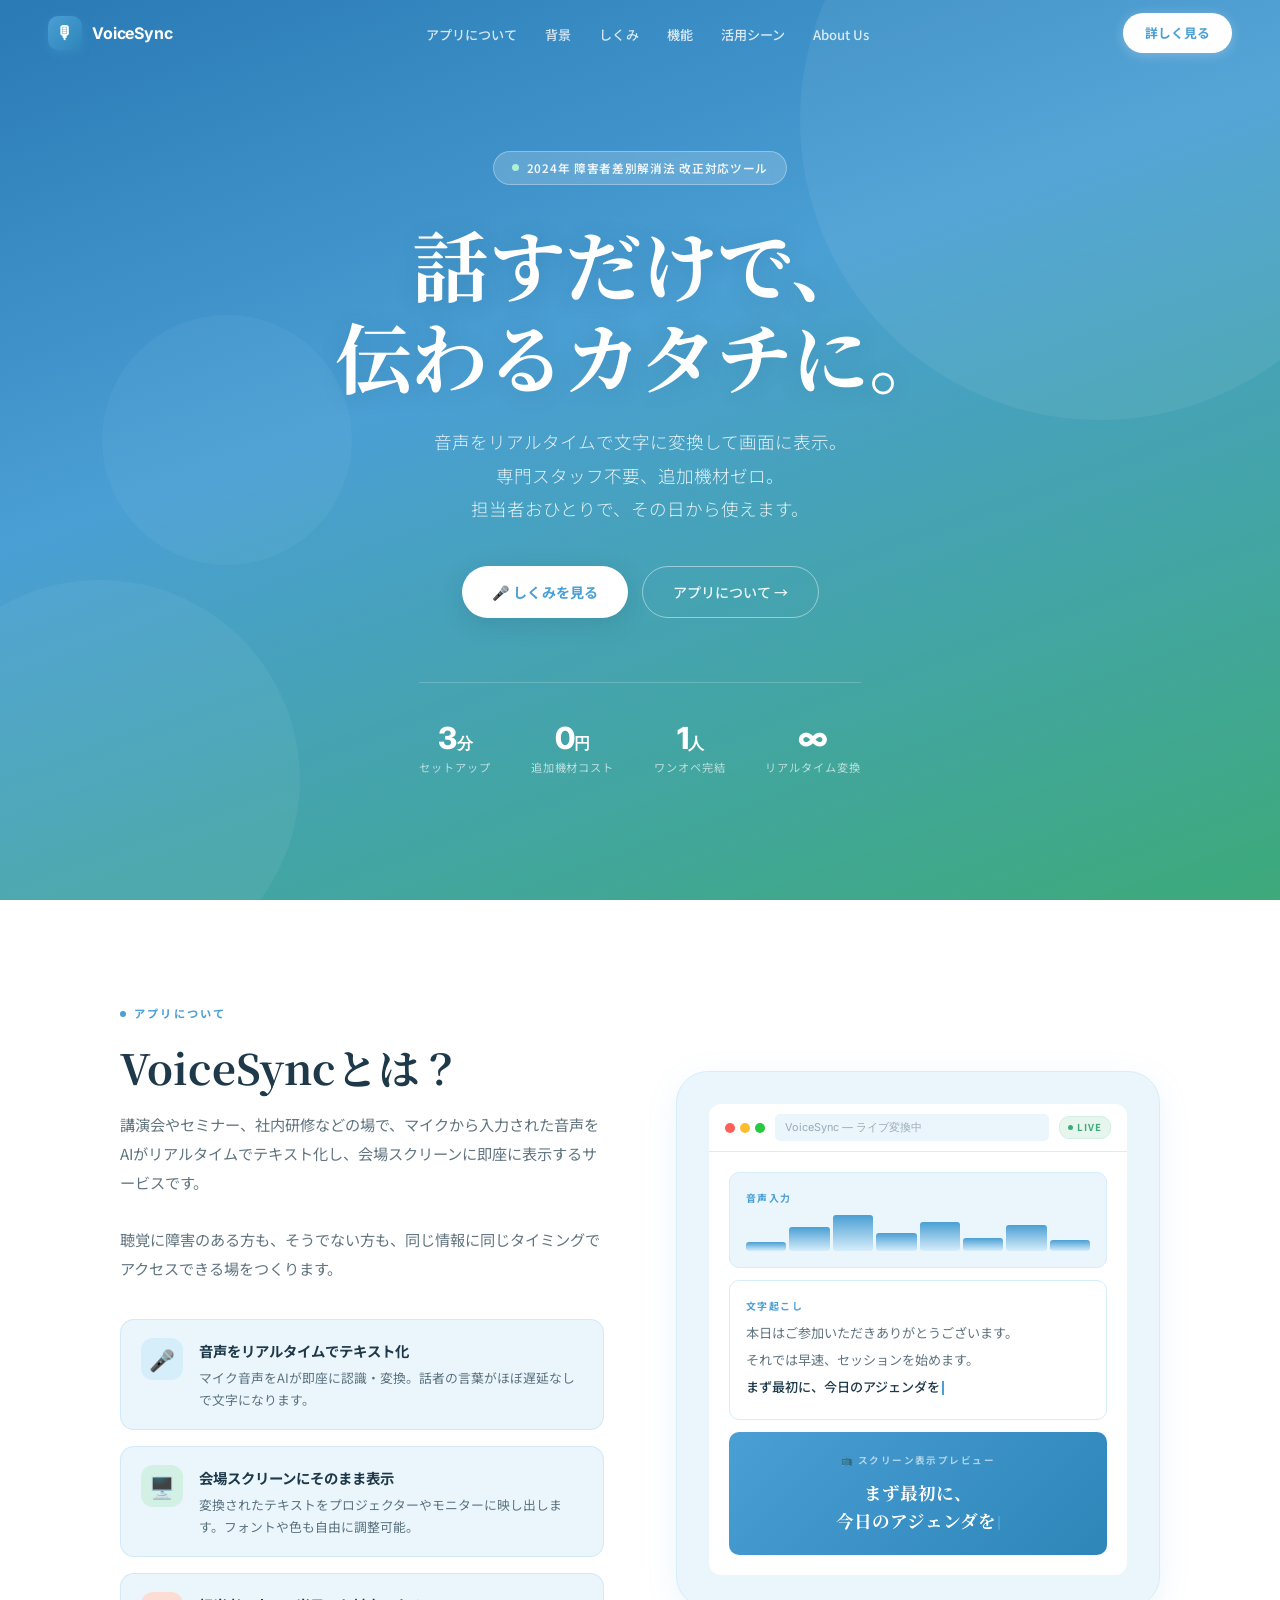
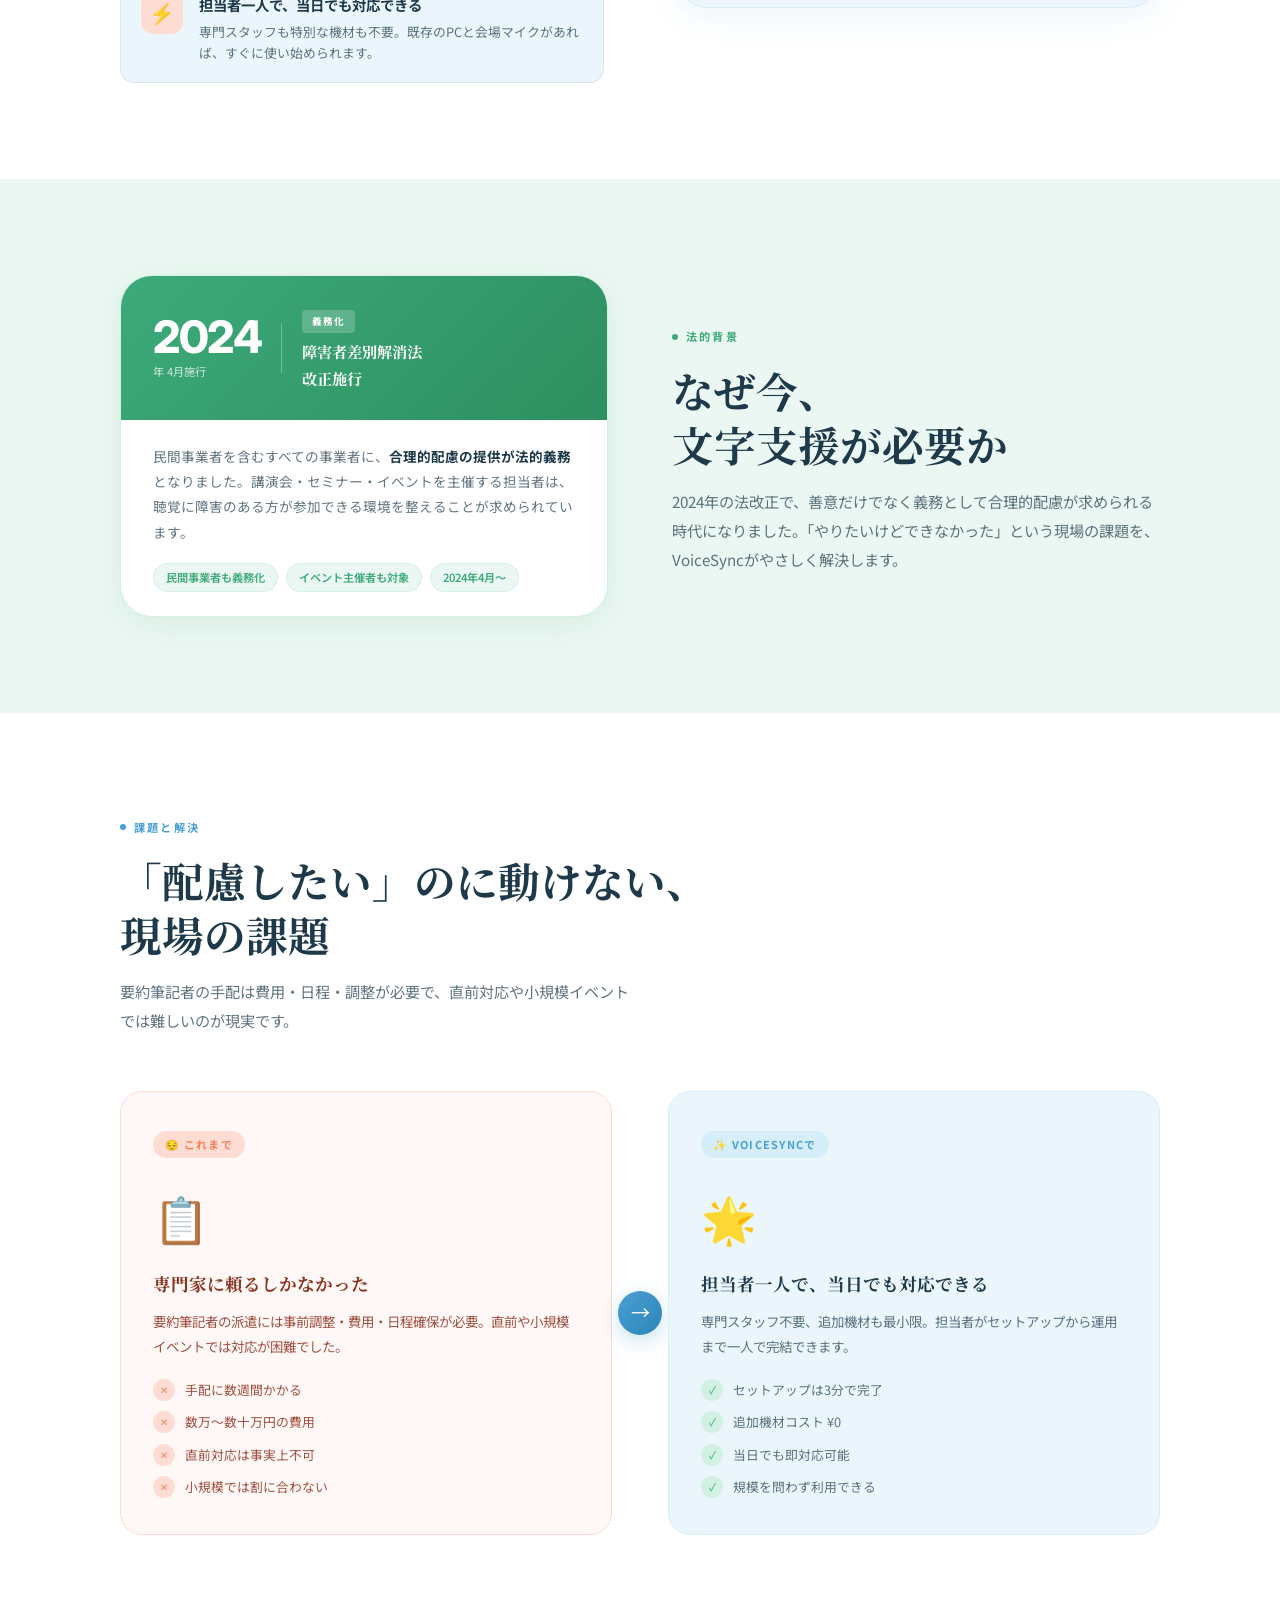
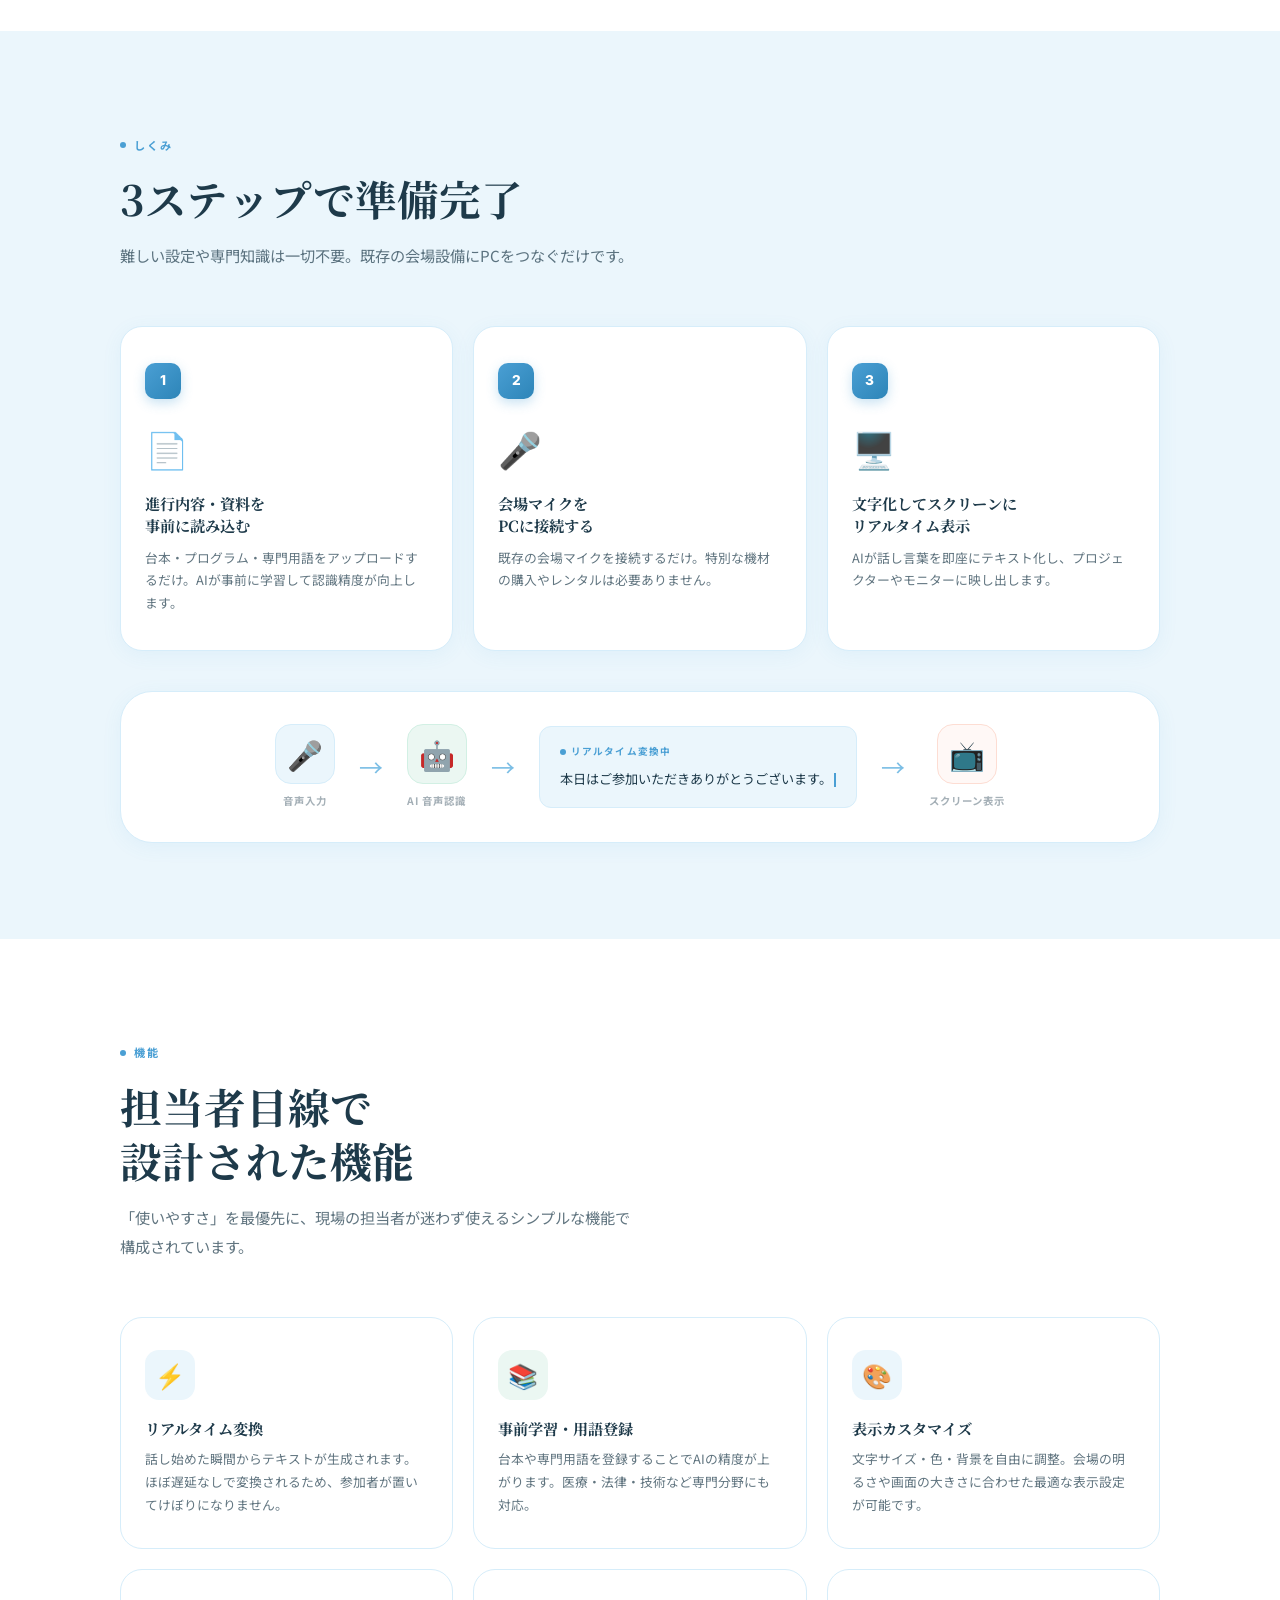
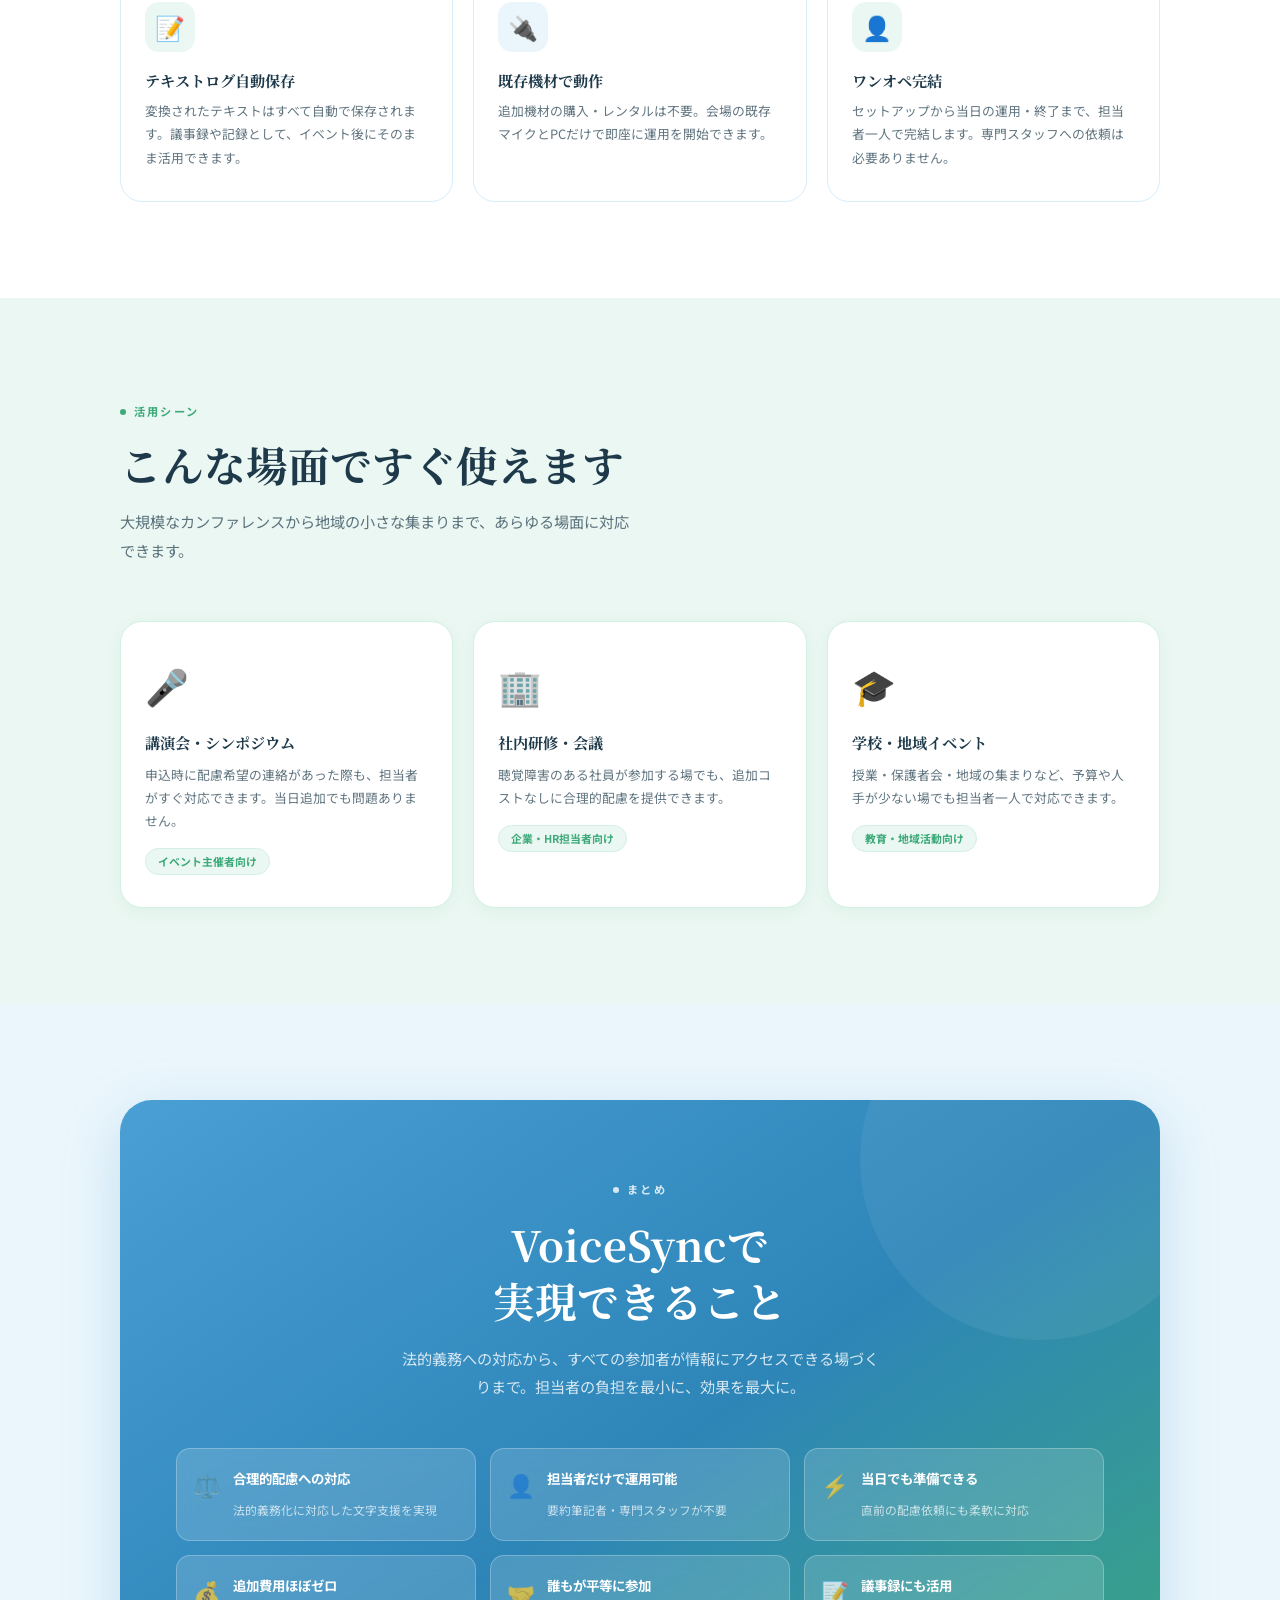
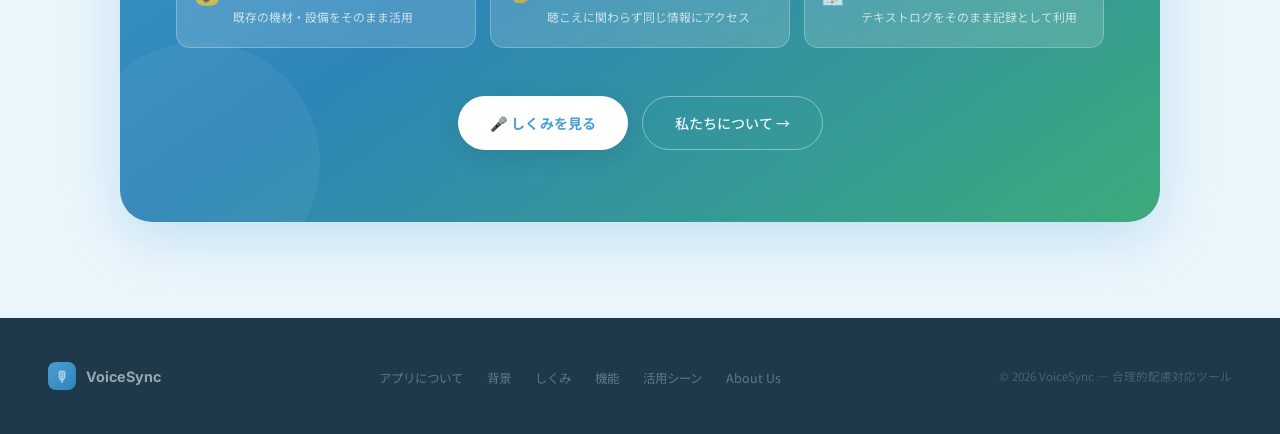
<file: index.html>
<!DOCTYPE html>
<html lang="ja">
<head>
  <meta charset="UTF-8">
  <meta name="viewport" content="width=device-width, initial-scale=1.0">
  <title>VoiceSync — 音声文字化支援アプリ</title>
  <link rel="preconnect" href="https://fonts.googleapis.com">
  <link href="https://fonts.googleapis.com/css2?family=Noto+Serif+JP:wght@400;600;700&family=Noto+Sans+JP:wght@300;400;500;700&family=Inter:wght@400;500;600;700;800&display=swap" rel="stylesheet">
  <style>
    *, *::before, *::after { margin: 0; padding: 0; box-sizing: border-box; }

    :root {
      --sky:       #4A9FD4;
      --sky-l:     #7BBEE5;
      --sky-ll:    #D6EDFA;
      --sky-bg:    #EBF6FC;
      --mint:      #3DAA7A;
      --mint-l:    #6DC49A;
      --mint-ll:   #D2F0E4;
      --mint-bg:   #EBF7F2;
      --peach:     #F5845C;
      --peach-l:   #FDDDD3;
      --ink:       #1E3A4A;
      --ink-70:    rgba(30,58,74,0.7);
      --ink-40:    rgba(30,58,74,0.4);
      --ink-12:    rgba(30,58,74,0.12);
      --ink-06:    rgba(30,58,74,0.06);
      --white:     #FFFFFF;
      --bg:        #F6FAFE;
      --border:    rgba(74,159,212,0.15);
      --r:         14px;
      --r-lg:      22px;
      --r-xl:      32px;
    }

    html { scroll-behavior: smooth; }
    body {
      font-family: 'Noto Sans JP', sans-serif;
      background: var(--bg);
      color: var(--ink);
      -webkit-font-smoothing: antialiased;
      overflow-x: hidden;
      line-height: 1.75;
    }

    /* ===== NAV ===== */
    nav {
      position: fixed; top: 0; left: 0; right: 0; z-index: 200;
      height: 66px; padding: 0 48px;
      display: flex; align-items: center; justify-content: space-between;
      transition: all 0.35s;
    }
    nav.scrolled {
      background: rgba(246,250,254,0.93);
      backdrop-filter: blur(16px);
      box-shadow: 0 1px 0 var(--ink-06), 0 4px 16px rgba(74,159,212,0.07);
    }
    .nav-logo {
      display: flex; align-items: center; gap: 10px;
      text-decoration: none;
      font-family: 'Inter', sans-serif;
      font-size: 1rem; font-weight: 700;
      color: var(--white);
      letter-spacing: -0.01em;
      transition: color 0.35s;
    }
    nav.scrolled .nav-logo { color: var(--ink); }
    .nav-logo-icon {
      width: 34px; height: 34px; border-radius: 10px;
      background: linear-gradient(135deg, var(--sky), #2d85b8);
      display: flex; align-items: center; justify-content: center;
      font-size: 1.1rem;
      box-shadow: 0 3px 10px rgba(74,159,212,0.35);
    }
    .nav-links { display: flex; gap: 28px; list-style: none; }
    .nav-links a {
      text-decoration: none; font-size: 0.82rem; font-weight: 500;
      color: rgba(255,255,255,0.8); transition: color 0.2s;
    }
    .nav-links a:hover { color: var(--white); }
    nav.scrolled .nav-links a { color: var(--ink-70); }
    nav.scrolled .nav-links a:hover { color: var(--sky); }
    .nav-btn {
      font-size: 0.8rem; font-weight: 700;
      padding: 9px 22px; border-radius: 30px;
      background: var(--white); color: var(--sky);
      text-decoration: none; transition: all 0.2s;
      box-shadow: 0 2px 12px rgba(255,255,255,0.25);
    }
    nav.scrolled .nav-btn {
      background: var(--sky); color: var(--white);
      box-shadow: 0 4px 16px rgba(74,159,212,0.3);
    }
    .nav-btn:hover { transform: translateY(-1px); }

    /* ===== HERO ===== */
    .hero {
      min-height: 100vh;
      background: linear-gradient(160deg, #2a7ab5 0%, #4A9FD4 40%, #3DAA7A 100%);
      display: flex; flex-direction: column;
      align-items: center; justify-content: center;
      text-align: center;
      padding: 100px 32px 72px;
      position: relative; overflow: hidden;
    }
    .hero-circle-1 {
      position: absolute; width: 600px; height: 600px; border-radius: 50%;
      background: rgba(255,255,255,0.06);
      top: -180px; right: -120px; pointer-events: none;
    }
    .hero-circle-2 {
      position: absolute; width: 400px; height: 400px; border-radius: 50%;
      background: rgba(255,255,255,0.05);
      bottom: -80px; left: -100px; pointer-events: none;
    }
    .hero-circle-3 {
      position: absolute; width: 250px; height: 250px; border-radius: 50%;
      background: rgba(255,255,255,0.04);
      top: 35%; left: 8%; pointer-events: none;
    }
    .hero-badge {
      display: inline-flex; align-items: center; gap: 8px;
      background: rgba(255,255,255,0.18);
      backdrop-filter: blur(8px);
      border: 1px solid rgba(255,255,255,0.3);
      border-radius: 30px; padding: 6px 18px;
      margin-bottom: 32px; position: relative; z-index: 1;
    }
    .hero-badge-dot {
      width: 7px; height: 7px; border-radius: 50%;
      background: #aff0d4; animation: blink-dot 2s ease-in-out infinite;
    }
    @keyframes blink-dot { 0%,100%{opacity:1}50%{opacity:0.4} }
    .hero-badge span {
      font-size: 0.73rem; font-weight: 600; color: rgba(255,255,255,0.9);
      letter-spacing: 0.06em;
    }
    .hero-title {
      font-family: 'Noto Serif JP', serif;
      font-size: clamp(2.4rem, 6.5vw, 4.8rem);
      font-weight: 700; color: var(--white);
      line-height: 1.2; letter-spacing: -0.01em;
      margin-bottom: 24px;
      position: relative; z-index: 1;
      text-shadow: 0 2px 24px rgba(30,58,74,0.15);
    }
    .hero-sub {
      font-size: clamp(0.95rem, 1.8vw, 1.1rem); font-weight: 300;
      color: rgba(255,255,255,0.85); line-height: 1.9;
      max-width: 520px; margin: 0 auto 40px;
      position: relative; z-index: 1;
    }
    .hero-actions {
      display: flex; gap: 14px; justify-content: center; flex-wrap: wrap;
      margin-bottom: 64px; position: relative; z-index: 1;
    }
    .btn-white {
      display: inline-flex; align-items: center; gap: 8px;
      background: var(--white); color: var(--sky);
      font-size: 0.88rem; font-weight: 700;
      padding: 13px 30px; border-radius: 50px; text-decoration: none;
      box-shadow: 0 6px 24px rgba(30,58,74,0.15);
      transition: all 0.22s;
    }
    .btn-white:hover { transform: translateY(-2px); box-shadow: 0 10px 32px rgba(30,58,74,0.2); }
    .btn-ghost-white {
      display: inline-flex; align-items: center; gap: 8px;
      border: 1.5px solid rgba(255,255,255,0.45);
      color: rgba(255,255,255,0.9);
      font-size: 0.88rem; font-weight: 500;
      padding: 13px 30px; border-radius: 50px; text-decoration: none;
      transition: all 0.22s;
    }
    .btn-ghost-white:hover { border-color: rgba(255,255,255,0.8); color: var(--white); }

    /* Hero stats */
    .hero-stats {
      display: flex; gap: 40px; justify-content: center; flex-wrap: wrap;
      position: relative; z-index: 1;
      padding-top: 40px;
      border-top: 1px solid rgba(255,255,255,0.2);
    }
    .hero-stat { text-align: center; }
    .hero-stat-num {
      font-family: 'Inter', sans-serif;
      font-size: 1.9rem; font-weight: 800; color: var(--white);
      letter-spacing: -0.03em; line-height: 1; margin-bottom: 4px;
    }
    .hero-stat-num sub { font-size: 1rem; font-weight: 600; vertical-align: baseline; }
    .hero-stat-label {
      font-size: 0.7rem; color: rgba(255,255,255,0.65);
      letter-spacing: 0.08em;
    }

    /* ===== SECTION COMMON ===== */
    .section-wrap {
      max-width: 1120px; margin: 0 auto; padding: 96px 40px;
    }
    .eyebrow {
      display: inline-flex; align-items: center; gap: 8px;
      font-size: 0.7rem; font-weight: 700; letter-spacing: 0.2em;
      text-transform: uppercase; color: var(--sky);
      margin-bottom: 16px;
    }
    .eyebrow .dot {
      width: 6px; height: 6px; border-radius: 50%;
      background: var(--sky);
    }
    .section-h {
      font-family: 'Noto Serif JP', serif;
      font-size: clamp(1.7rem, 3.5vw, 2.6rem);
      font-weight: 700; line-height: 1.3;
      color: var(--ink); margin-bottom: 16px;
    }
    .section-p {
      font-size: 0.95rem; color: var(--ink-70);
      line-height: 1.9; max-width: 520px;
    }

    /* ===== WHAT IS APP ===== */
    .what-section { background: var(--white); }
    .what-inner {
      max-width: 1120px; margin: 0 auto; padding: 96px 40px;
      display: grid; grid-template-columns: 1fr 1fr; gap: 72px; align-items: center;
    }
    .what-visual {
      background: var(--sky-bg);
      border-radius: var(--r-xl);
      padding: 32px;
      border: 1.5px solid var(--sky-ll);
      box-shadow: 0 8px 32px rgba(74,159,212,0.1);
    }
    .mock-topbar {
      background: var(--white);
      border-radius: 12px 12px 0 0;
      padding: 10px 16px;
      display: flex; align-items: center; gap: 10px;
      border-bottom: 1px solid var(--sky-ll);
    }
    .mock-dots { display: flex; gap: 5px; }
    .mock-dots span { width: 10px; height: 10px; border-radius: 50%; }
    .mock-dots span:nth-child(1){background:#FF5F57}
    .mock-dots span:nth-child(2){background:#FEBC2E}
    .mock-dots span:nth-child(3){background:#28C840}
    .mock-urlbar {
      flex: 1; background: var(--sky-bg); border-radius: 5px;
      padding: 4px 10px; font-size: 0.68rem;
      color: var(--ink-40); font-family: 'Inter', monospace;
    }
    .mock-body {
      background: var(--white);
      border-radius: 0 0 12px 12px;
      padding: 20px;
    }
    .mock-input-area {
      background: var(--sky-bg);
      border: 1.5px solid var(--sky-ll);
      border-radius: 10px; padding: 16px;
      margin-bottom: 12px;
    }
    .mock-label {
      font-size: 0.62rem; font-weight: 700; letter-spacing: 0.15em;
      text-transform: uppercase; color: var(--sky); margin-bottom: 8px;
      display: flex; align-items: center; gap: 6px;
    }
    .live-badge {
      display: inline-flex; align-items: center; gap: 4px;
      background: rgba(61,170,122,0.12); border: 1px solid var(--mint-ll);
      color: var(--mint); font-size: 0.6rem; font-weight: 700;
      padding: 2px 8px; border-radius: 10px; letter-spacing: 0.1em;
    }
    .live-badge::before {
      content: ''; display: inline-block;
      width: 5px; height: 5px; border-radius: 50%;
      background: var(--mint);
      animation: blink-dot 1.5s ease-in-out infinite;
    }
    .mock-wave {
      display: flex; align-items: flex-end; gap: 3px; height: 36px;
    }
    .mock-wave span {
      display: block; flex: 1; border-radius: 3px;
      background: linear-gradient(180deg, var(--sky), var(--sky-ll));
      animation: wv 1.3s ease-in-out infinite;
    }
    .mock-wave span:nth-child(1){height:25%;animation-delay:0s}
    .mock-wave span:nth-child(2){height:65%;animation-delay:.1s}
    .mock-wave span:nth-child(3){height:100%;animation-delay:.2s}
    .mock-wave span:nth-child(4){height:50%;animation-delay:.3s}
    .mock-wave span:nth-child(5){height:80%;animation-delay:.4s}
    .mock-wave span:nth-child(6){height:35%;animation-delay:.5s}
    .mock-wave span:nth-child(7){height:70%;animation-delay:.6s}
    .mock-wave span:nth-child(8){height:30%;animation-delay:.7s}
    @keyframes wv { 0%,100%{opacity:.3;transform:scaleY(.4)}50%{opacity:1;transform:scaleY(1)} }
    .mock-transcript {
      background: var(--white);
      border: 1.5px solid var(--sky-ll);
      border-radius: 10px; padding: 16px;
      margin-bottom: 12px;
    }
    .t-line { font-size: 0.82rem; color: var(--ink-70); line-height: 1.75; margin-bottom: 4px; }
    .t-line.active { color: var(--ink); font-weight: 500; }
    .t-cursor {
      display: inline-block; width: 2px; height: 14px;
      background: var(--sky); margin-left: 2px; vertical-align: middle;
      animation: blink-c 1s step-end infinite;
    }
    @keyframes blink-c { 0%,100%{opacity:1}50%{opacity:0} }
    .mock-display {
      background: linear-gradient(135deg, var(--sky) 0%, #2d85b8 100%);
      border-radius: 10px; padding: 20px;
      text-align: center;
    }
    .mock-display-label {
      font-size: 0.6rem; font-weight: 700; letter-spacing: 0.15em;
      color: rgba(255,255,255,0.6); text-transform: uppercase; margin-bottom: 10px;
    }
    .mock-display-text {
      font-family: 'Noto Serif JP', serif;
      font-size: 1.1rem; font-weight: 700; color: var(--white); line-height: 1.6;
    }

    /* ===== DESCRIPTION ===== */
    .desc-list {
      margin-top: 36px; display: flex; flex-direction: column; gap: 16px;
    }
    .desc-item {
      display: flex; gap: 16px; align-items: flex-start;
      padding: 18px 20px;
      background: var(--sky-bg);
      border: 1px solid var(--border);
      border-radius: var(--r);
      transition: background 0.2s, box-shadow 0.2s;
    }
    .desc-item:hover {
      background: var(--sky-ll);
      box-shadow: 0 4px 16px rgba(74,159,212,0.1);
    }
    .desc-icon {
      width: 42px; height: 42px; border-radius: 12px; flex-shrink: 0;
      display: flex; align-items: center; justify-content: center;
      font-size: 1.3rem;
    }
    .desc-icon.sky { background: var(--sky-ll); }
    .desc-icon.mint { background: var(--mint-ll); }
    .desc-icon.peach { background: var(--peach-l); }
    .desc-text strong {
      display: block; font-size: 0.9rem; font-weight: 700;
      color: var(--ink); margin-bottom: 4px;
    }
    .desc-text p { font-size: 0.8rem; color: var(--ink-70); line-height: 1.7; }

    /* ===== LAW ===== */
    .law-section { background: var(--mint-bg); }
    .law-inner {
      max-width: 1120px; margin: 0 auto; padding: 96px 40px;
      display: grid; grid-template-columns: 1fr 1fr; gap: 64px; align-items: center;
    }
    .law-card {
      background: var(--white);
      border-radius: var(--r-xl); overflow: hidden;
      box-shadow: 0 8px 32px rgba(61,170,122,0.1);
      border: 1.5px solid var(--mint-ll);
    }
    .law-card-top {
      background: linear-gradient(135deg, var(--mint), #2d8f60);
      padding: 28px 32px;
      display: flex; align-items: center; gap: 20px;
    }
    .law-year-big {
      font-family: 'Inter', sans-serif;
      font-size: 2.8rem; font-weight: 800; color: var(--white);
      letter-spacing: -0.04em; line-height: 1;
    }
    .law-year-sub { font-size: 0.7rem; color: rgba(255,255,255,0.75); margin-top: 2px; }
    .law-divider { width: 1px; height: 50px; background: rgba(255,255,255,0.3); }
    .law-tag {
      display: inline-block;
      background: rgba(255,255,255,0.2);
      color: var(--white); font-size: 0.6rem; font-weight: 700;
      letter-spacing: 0.1em; padding: 3px 10px; border-radius: 4px;
      margin-bottom: 6px;
    }
    .law-card-top h3 {
      font-family: 'Noto Serif JP', serif;
      font-size: 0.95rem; font-weight: 700; color: var(--white);
    }
    .law-card-body { padding: 24px 32px; }
    .law-card-body p {
      font-size: 0.85rem; color: var(--ink-70); line-height: 1.85;
    }
    .law-card-body strong { color: var(--ink); }
    .law-pills {
      display: flex; flex-wrap: wrap; gap: 8px; margin-top: 18px;
    }
    .law-pill {
      background: var(--mint-bg);
      border: 1px solid var(--mint-ll);
      color: var(--mint); font-size: 0.7rem; font-weight: 600;
      padding: 4px 12px; border-radius: 20px;
    }
    .law-eyebrow { color: var(--mint); }
    .law-eyebrow .dot { background: var(--mint); }

    /* ===== COMPARE ===== */
    .compare-section { background: var(--white); }
    .compare-grid {
      margin-top: 56px;
      display: grid; grid-template-columns: 1fr 56px 1fr; gap: 0; align-items: center;
    }
    .cmp-card {
      border-radius: var(--r-lg); padding: 36px 32px;
    }
    .cmp-card.before {
      background: #FFF8F6;
      border: 1.5px solid #FDDDD3;
    }
    .cmp-card.after {
      background: var(--sky-bg);
      border: 1.5px solid var(--sky-ll);
    }
    .cmp-label {
      display: inline-flex; align-items: center; gap: 6px;
      font-size: 0.68rem; font-weight: 700; letter-spacing: 0.12em;
      text-transform: uppercase; padding: 4px 12px; border-radius: 20px;
      margin-bottom: 20px;
    }
    .cmp-card.before .cmp-label { background: var(--peach-l); color: var(--peach); }
    .cmp-card.after  .cmp-label { background: var(--sky-ll); color: var(--sky); }
    .cmp-icon { font-size: 2.8rem; margin-bottom: 16px; display: block; }
    .cmp-card h3 {
      font-family: 'Noto Serif JP', serif;
      font-size: 1.1rem; font-weight: 700;
      line-height: 1.4; margin-bottom: 12px;
    }
    .cmp-card.before h3 { color: #8A3520; }
    .cmp-card.after  h3 { color: var(--ink); }
    .cmp-card p { font-size: 0.84rem; line-height: 1.85; }
    .cmp-card.before p { color: #A05040; }
    .cmp-card.after  p { color: var(--ink-70); }
    .cmp-list { margin-top: 20px; list-style: none; display: flex; flex-direction: column; gap: 10px; }
    .cmp-list li { display: flex; align-items: center; gap: 10px; font-size: 0.8rem; }
    .cmp-card.before .cmp-list li { color: #A05040; }
    .cmp-card.after  .cmp-list li { color: var(--ink-70); }
    .cmp-list li .li-icon {
      width: 22px; height: 22px; border-radius: 50%;
      display: flex; align-items: center; justify-content: center;
      font-size: 0.65rem; flex-shrink: 0;
    }
    .cmp-card.before .li-icon { background: var(--peach-l); color: var(--peach); }
    .cmp-card.after  .li-icon { background: var(--mint-ll); color: var(--mint); }
    .cmp-mid {
      display: flex; align-items: center; justify-content: center;
    }
    .cmp-arrow {
      width: 44px; height: 44px; border-radius: 50%;
      background: linear-gradient(135deg, var(--sky), #2d85b8);
      display: flex; align-items: center; justify-content: center;
      color: var(--white); font-size: 1.2rem;
      box-shadow: 0 6px 20px rgba(74,159,212,0.3);
    }

    /* ===== HOW IT WORKS ===== */
    .how-section { background: var(--sky-bg); }
    .steps-wrap {
      margin-top: 56px;
      display: grid; grid-template-columns: repeat(3, 1fr); gap: 20px;
    }
    .step-card {
      background: var(--white);
      border-radius: var(--r-lg); padding: 36px 24px;
      border: 1.5px solid var(--sky-ll);
      box-shadow: 0 4px 20px rgba(74,159,212,0.07);
      position: relative;
      transition: transform 0.22s, box-shadow 0.22s;
    }
    .step-card:hover {
      transform: translateY(-5px);
      box-shadow: 0 12px 40px rgba(74,159,212,0.14);
    }
    .step-num {
      width: 36px; height: 36px; border-radius: 10px;
      background: linear-gradient(135deg, var(--sky), #2d85b8);
      display: flex; align-items: center; justify-content: center;
      font-family: 'Inter', sans-serif; font-size: 0.85rem; font-weight: 800;
      color: var(--white); margin-bottom: 18px;
      box-shadow: 0 4px 12px rgba(74,159,212,0.3);
    }
    .step-icon { font-size: 2.2rem; margin-bottom: 14px; display: block; }
    .step-card h3 {
      font-family: 'Noto Serif JP', serif;
      font-size: 0.95rem; font-weight: 700;
      color: var(--ink); margin-bottom: 10px; line-height: 1.45;
    }
    .step-card p { font-size: 0.8rem; color: var(--ink-70); line-height: 1.75; }

    /* Flow bar */
    .flow-bar {
      margin-top: 40px;
      background: var(--white);
      border: 1.5px solid var(--sky-ll);
      border-radius: var(--r-xl); padding: 32px 40px;
      display: flex; align-items: center; justify-content: center; gap: 24px;
      flex-wrap: wrap;
      box-shadow: 0 4px 20px rgba(74,159,212,0.07);
    }
    .flow-node {
      display: flex; flex-direction: column; align-items: center; gap: 8px;
    }
    .flow-icon {
      width: 60px; height: 60px; border-radius: 16px;
      display: flex; align-items: center; justify-content: center; font-size: 1.8rem;
    }
    .flow-icon.sky  { background: var(--sky-bg); border: 1.5px solid var(--sky-ll); }
    .flow-icon.mint { background: var(--mint-bg); border: 1.5px solid var(--mint-ll); }
    .flow-icon.peach{ background: #FFF8F6;        border: 1.5px solid #FDDDD3; }
    .flow-lbl { font-size: 0.65rem; font-weight: 700; color: var(--ink-40); letter-spacing: 0.1em; text-transform: uppercase; }
    .flow-sep { color: var(--sky-l); font-size: 1.5rem; }
    .flow-text-box {
      background: var(--sky-bg); border: 1.5px solid var(--sky-ll);
      border-radius: 12px; padding: 16px 20px; min-width: 200px;
    }
    .flow-text-tag {
      font-size: 0.6rem; font-weight: 700; color: var(--sky);
      letter-spacing: 0.12em; text-transform: uppercase;
      display: flex; align-items: center; gap: 5px; margin-bottom: 8px;
    }
    .flow-text-tag::before {
      content: ''; width: 6px; height: 6px; border-radius: 50%;
      background: var(--sky); animation: blink-dot 1.5s ease-in-out infinite;
    }
    .flow-text { font-size: 0.82rem; color: var(--ink); line-height: 1.75; }

    /* ===== FEATURES ===== */
    .feat-section { background: var(--white); }
    .feat-grid {
      margin-top: 56px;
      display: grid; grid-template-columns: repeat(3, 1fr); gap: 20px;
    }
    .feat-card {
      padding: 32px 24px; border-radius: var(--r-lg);
      border: 1.5px solid var(--sky-ll);
      transition: all 0.22s;
    }
    .feat-card:hover {
      border-color: var(--sky);
      box-shadow: 0 8px 28px rgba(74,159,212,0.12);
      transform: translateY(-3px);
    }
    .feat-icon {
      width: 50px; height: 50px; border-radius: 14px;
      display: flex; align-items: center; justify-content: center;
      font-size: 1.5rem; margin-bottom: 18px;
    }
    .feat-icon.s { background: var(--sky-bg); }
    .feat-icon.m { background: var(--mint-bg); }
    .feat-card h3 {
      font-family: 'Noto Serif JP', serif;
      font-size: 0.95rem; font-weight: 700; color: var(--ink);
      margin-bottom: 8px; line-height: 1.4;
    }
    .feat-card p { font-size: 0.8rem; color: var(--ink-70); line-height: 1.8; }

    /* ===== SCENES ===== */
    .scenes-section { background: var(--mint-bg); }
    .scene-eyebrow { color: var(--mint); }
    .scene-eyebrow .dot { background: var(--mint); }
    .scenes-grid {
      margin-top: 56px;
      display: grid; grid-template-columns: repeat(3, 1fr); gap: 20px;
    }
    .scene-card {
      background: var(--white);
      border: 1.5px solid var(--mint-ll);
      border-radius: var(--r-lg); padding: 32px 24px;
      box-shadow: 0 4px 16px rgba(61,170,122,0.07);
      transition: all 0.22s;
    }
    .scene-card:hover {
      transform: translateY(-5px);
      box-shadow: 0 12px 36px rgba(61,170,122,0.13);
      border-color: var(--mint);
    }
    .scene-icon { font-size: 2.2rem; margin-bottom: 16px; display: block; }
    .scene-card h3 {
      font-family: 'Noto Serif JP', serif;
      font-size: 0.95rem; font-weight: 700; color: var(--ink);
      margin-bottom: 10px; line-height: 1.4;
    }
    .scene-card p { font-size: 0.8rem; color: var(--ink-70); line-height: 1.8; }
    .scene-pill {
      display: inline-block; margin-top: 16px;
      background: var(--mint-bg); border: 1px solid var(--mint-ll);
      color: var(--mint); font-size: 0.68rem; font-weight: 700;
      padding: 3px 12px; border-radius: 20px;
    }

    /* ===== SUMMARY / CTA ===== */
    .cta-section { background: var(--sky-bg); }
    .cta-box {
      background: linear-gradient(145deg, var(--sky) 0%, #2d85b8 50%, var(--mint) 100%);
      border-radius: var(--r-xl); padding: 72px 56px;
      text-align: center; position: relative; overflow: hidden;
      box-shadow: 0 16px 56px rgba(74,159,212,0.25);
    }
    .cta-circle-1 {
      position: absolute; width: 360px; height: 360px; border-radius: 50%;
      background: rgba(255,255,255,0.06);
      top: -120px; right: -60px; pointer-events: none;
    }
    .cta-circle-2 {
      position: absolute; width: 240px; height: 240px; border-radius: 50%;
      background: rgba(255,255,255,0.05);
      bottom: -60px; left: -40px; pointer-events: none;
    }
    .cta-eyebrow { color: rgba(255,255,255,0.8); justify-content: center; margin-bottom: 16px; }
    .cta-eyebrow .dot { background: rgba(255,255,255,0.8); }
    .cta-h {
      font-family: 'Noto Serif JP', serif;
      font-size: clamp(1.6rem, 3.5vw, 2.6rem); font-weight: 700;
      color: var(--white); line-height: 1.35; margin-bottom: 16px;
      position: relative; z-index: 1;
    }
    .cta-p {
      font-size: 0.95rem; color: rgba(255,255,255,0.8);
      line-height: 1.85; max-width: 480px; margin: 0 auto 48px;
      position: relative; z-index: 1;
    }
    .check-grid {
      display: grid; grid-template-columns: repeat(3, 1fr); gap: 14px;
      margin-bottom: 48px; position: relative; z-index: 1;
    }
    .check-card {
      background: rgba(255,255,255,0.15);
      backdrop-filter: blur(8px);
      border: 1px solid rgba(255,255,255,0.25);
      border-radius: var(--r); padding: 18px 16px;
      display: flex; gap: 12px; align-items: flex-start;
      text-align: left; transition: background 0.2s;
    }
    .check-card:hover { background: rgba(255,255,255,0.22); }
    .check-card .ci { font-size: 1.4rem; flex-shrink: 0; }
    .check-card strong {
      display: block; font-size: 0.84rem; font-weight: 700;
      color: var(--white); margin-bottom: 3px;
    }
    .check-card span { font-size: 0.74rem; color: rgba(255,255,255,0.7); line-height: 1.55; }
    .cta-btns {
      display: flex; gap: 14px; justify-content: center; flex-wrap: wrap;
      position: relative; z-index: 1;
    }
    .btn-cta-white {
      display: inline-flex; align-items: center; gap: 8px;
      background: var(--white); color: var(--sky);
      font-size: 0.88rem; font-weight: 700;
      padding: 14px 32px; border-radius: 50px; text-decoration: none;
      box-shadow: 0 6px 24px rgba(30,58,74,0.15); transition: all 0.22s;
    }
    .btn-cta-white:hover { transform: translateY(-2px); box-shadow: 0 10px 32px rgba(30,58,74,0.2); }
    .btn-cta-ghost {
      display: inline-flex; align-items: center; gap: 8px;
      border: 1.5px solid rgba(255,255,255,0.4);
      color: rgba(255,255,255,0.9);
      font-size: 0.88rem; font-weight: 500;
      padding: 14px 32px; border-radius: 50px; text-decoration: none;
      transition: all 0.22s;
    }
    .btn-cta-ghost:hover { border-color: rgba(255,255,255,0.8); color: var(--white); }

    /* ===== FOOTER ===== */
    footer {
      background: var(--ink);
      padding: 44px 48px;
      display: flex; align-items: center; justify-content: space-between;
      flex-wrap: wrap; gap: 20px;
    }
    .footer-logo {
      display: flex; align-items: center; gap: 10px;
      text-decoration: none;
      font-family: 'Inter', sans-serif; font-size: 0.9rem; font-weight: 700;
      color: rgba(255,255,255,0.55);
    }
    .footer-logo-mark {
      width: 28px; height: 28px; border-radius: 8px;
      background: linear-gradient(135deg, var(--sky), #2d85b8);
      display: flex; align-items: center; justify-content: center;
      font-size: 0.9rem;
    }
    .footer-links { display: flex; gap: 24px; list-style: none; }
    .footer-links a {
      text-decoration: none; font-size: 0.78rem;
      color: rgba(255,255,255,0.3); transition: color 0.2s;
    }
    .footer-links a:hover { color: rgba(255,255,255,0.7); }
    .footer-copy { font-size: 0.72rem; color: rgba(255,255,255,0.2); }

    /* ===== REVEAL ===== */
    .reveal { opacity: 0; transform: translateY(24px); transition: opacity 0.55s ease, transform 0.55s ease; }
    .reveal.visible { opacity: 1; transform: none; }

    /* ===== RESPONSIVE ===== */
    @media (max-width: 900px) {
      nav { padding: 0 20px; }
      .nav-links { display: none; }
      .what-inner { grid-template-columns: 1fr; gap: 40px; }
      .law-inner { grid-template-columns: 1fr; gap: 40px; }
      .compare-grid { grid-template-columns: 1fr; }
      .cmp-mid { height: 40px; }
      .steps-wrap { grid-template-columns: 1fr; }
      .feat-grid { grid-template-columns: 1fr 1fr; }
      .scenes-grid { grid-template-columns: 1fr; }
      .check-grid { grid-template-columns: 1fr; }
      .cta-box { padding: 48px 24px; }
      .section-wrap { padding: 72px 24px; }
      footer { flex-direction: column; text-align: center; padding: 32px 20px; }
    }
    @media (max-width: 600px) {
      .feat-grid { grid-template-columns: 1fr; }
      .hero-title { font-size: 2.2rem; }
      .hero-stats { gap: 20px; }
      .flow-bar { gap: 12px; }
    }
  </style>
</head>
<body>

<!-- NAV -->
<nav id="main-nav">
  <a href="index.html" class="nav-logo">
    <div class="nav-logo-icon">🎙</div>
    VoiceSync
  </a>
  <ul class="nav-links">
    <li><a href="#what">アプリについて</a></li>
    <li><a href="#law">背景</a></li>
    <li><a href="#how">しくみ</a></li>
    <li><a href="#features">機能</a></li>
    <li><a href="#scenes">活用シーン</a></li>
    <li><a href="about.html">About Us</a></li>
  </ul>
  <a href="#cta" class="nav-btn">詳しく見る</a>
</nav>

<!-- HERO -->
<section class="hero">
  <div class="hero-circle-1"></div>
  <div class="hero-circle-2"></div>
  <div class="hero-circle-3"></div>

  <div class="hero-badge">
    <div class="hero-badge-dot"></div>
    <span>2024年 障害者差別解消法 改正対応ツール</span>
  </div>

  <h1 class="hero-title">
    話すだけで、<br>伝わるカタチに。
  </h1>

  <p class="hero-sub">
    音声をリアルタイムで文字に変換して画面に表示。<br>
    専門スタッフ不要、追加機材ゼロ。<br>
    担当者おひとりで、その日から使えます。
  </p>

  <div class="hero-actions">
    <a href="#how" class="btn-white">🎤 しくみを見る</a>
    <a href="#what" class="btn-ghost-white">アプリについて →</a>
  </div>

  <div class="hero-stats">
    <div class="hero-stat">
      <div class="hero-stat-num">3<sub>分</sub></div>
      <div class="hero-stat-label">セットアップ</div>
    </div>
    <div class="hero-stat">
      <div class="hero-stat-num">0<sub>円</sub></div>
      <div class="hero-stat-label">追加機材コスト</div>
    </div>
    <div class="hero-stat">
      <div class="hero-stat-num">1<sub>人</sub></div>
      <div class="hero-stat-label">ワンオペ完結</div>
    </div>
    <div class="hero-stat">
      <div class="hero-stat-num">∞</div>
      <div class="hero-stat-label">リアルタイム変換</div>
    </div>
  </div>
</section>

<!-- WHAT IS APP -->
<section class="what-section" id="what">
  <div class="what-inner">
    <div>
      <div class="eyebrow reveal"><span class="dot"></span>アプリについて</div>
      <h2 class="section-h reveal">VoiceSyncとは？</h2>
      <p class="section-p reveal">
        講演会やセミナー、社内研修などの場で、マイクから入力された音声をAIがリアルタイムでテキスト化し、会場スクリーンに即座に表示するサービスです。<br><br>
        聴覚に障害のある方も、そうでない方も、同じ情報に同じタイミングでアクセスできる場をつくります。
      </p>

      <div class="desc-list reveal">
        <div class="desc-item">
          <div class="desc-icon sky">🎤</div>
          <div class="desc-text">
            <strong>音声をリアルタイムでテキスト化</strong>
            <p>マイク音声をAIが即座に認識・変換。話者の言葉がほぼ遅延なしで文字になります。</p>
          </div>
        </div>
        <div class="desc-item">
          <div class="desc-icon mint">🖥️</div>
          <div class="desc-text">
            <strong>会場スクリーンにそのまま表示</strong>
            <p>変換されたテキストをプロジェクターやモニターに映し出します。フォントや色も自由に調整可能。</p>
          </div>
        </div>
        <div class="desc-item">
          <div class="desc-icon peach">⚡</div>
          <div class="desc-text">
            <strong>担当者一人で、当日でも対応できる</strong>
            <p>専門スタッフも特別な機材も不要。既存のPCと会場マイクがあれば、すぐに使い始められます。</p>
          </div>
        </div>
      </div>
    </div>

    <div class="what-visual reveal">
      <div class="mock-topbar">
        <div class="mock-dots"><span></span><span></span><span></span></div>
        <div class="mock-urlbar">VoiceSync — ライブ変換中</div>
        <div class="live-badge">LIVE</div>
      </div>
      <div class="mock-body">
        <div class="mock-input-area">
          <div class="mock-label">音声入力</div>
          <div class="mock-wave">
            <span></span><span></span><span></span><span></span>
            <span></span><span></span><span></span><span></span>
          </div>
        </div>
        <div class="mock-transcript">
          <div class="mock-label">文字起こし</div>
          <div class="t-line">本日はご参加いただきありがとうございます。</div>
          <div class="t-line">それでは早速、セッションを始めます。</div>
          <div class="t-line active">まず最初に、今日のアジェンダを<span class="t-cursor"></span></div>
        </div>
        <div class="mock-display">
          <div class="mock-display-label">📺 スクリーン表示プレビュー</div>
          <div class="mock-display-text">まず最初に、<br>今日のアジェンダを<span class="t-cursor"></span></div>
        </div>
      </div>
    </div>
  </div>
</section>

<!-- LAW -->
<section class="law-section" id="law">
  <div class="law-inner">
    <div class="law-card reveal">
      <div class="law-card-top">
        <div>
          <div class="law-year-big">2024</div>
          <div class="law-year-sub">年 4月施行</div>
        </div>
        <div class="law-divider"></div>
        <div>
          <div class="law-tag">義務化</div>
          <h3>障害者差別解消法<br>改正施行</h3>
        </div>
      </div>
      <div class="law-card-body">
        <p>民間事業者を含むすべての事業者に、<strong>合理的配慮の提供が法的義務</strong>となりました。講演会・セミナー・イベントを主催する担当者は、聴覚に障害のある方が参加できる環境を整えることが求められています。</p>
        <div class="law-pills">
          <span class="law-pill">民間事業者も義務化</span>
          <span class="law-pill">イベント主催者も対象</span>
          <span class="law-pill">2024年4月〜</span>
        </div>
      </div>
    </div>
    <div>
      <div class="eyebrow law-eyebrow reveal"><span class="dot"></span>法的背景</div>
      <h2 class="section-h reveal">なぜ今、<br>文字支援が必要か</h2>
      <p class="section-p reveal">
        2024年の法改正で、善意だけでなく義務として合理的配慮が求められる時代になりました。「やりたいけどできなかった」という現場の課題を、VoiceSyncがやさしく解決します。
      </p>
    </div>
  </div>
</section>

<!-- COMPARE -->
<section class="compare-section" id="problem">
  <div class="section-wrap">
    <div class="eyebrow reveal"><span class="dot"></span>課題と解決</div>
    <h2 class="section-h reveal">「配慮したい」のに動けない、<br>現場の課題</h2>
    <p class="section-p reveal">要約筆記者の手配は費用・日程・調整が必要で、直前対応や小規模イベントでは難しいのが現実です。</p>

    <div class="compare-grid reveal">
      <div class="cmp-card before">
        <span class="cmp-label">😔 これまで</span>
        <span class="cmp-icon">📋</span>
        <h3>専門家に頼るしかなかった</h3>
        <p>要約筆記者の派遣には事前調整・費用・日程確保が必要。直前や小規模イベントでは対応が困難でした。</p>
        <ul class="cmp-list">
          <li><span class="li-icon">✕</span>手配に数週間かかる</li>
          <li><span class="li-icon">✕</span>数万〜数十万円の費用</li>
          <li><span class="li-icon">✕</span>直前対応は事実上不可</li>
          <li><span class="li-icon">✕</span>小規模では割に合わない</li>
        </ul>
      </div>
      <div class="cmp-mid">
        <div class="cmp-arrow">→</div>
      </div>
      <div class="cmp-card after">
        <span class="cmp-label">✨ VoiceSyncで</span>
        <span class="cmp-icon">🌟</span>
        <h3>担当者一人で、当日でも対応できる</h3>
        <p>専門スタッフ不要、追加機材も最小限。担当者がセットアップから運用まで一人で完結できます。</p>
        <ul class="cmp-list">
          <li><span class="li-icon">✓</span>セットアップは3分で完了</li>
          <li><span class="li-icon">✓</span>追加機材コスト ¥0</li>
          <li><span class="li-icon">✓</span>当日でも即対応可能</li>
          <li><span class="li-icon">✓</span>規模を問わず利用できる</li>
        </ul>
      </div>
    </div>
  </div>
</section>

<!-- HOW IT WORKS -->
<section class="how-section" id="how">
  <div class="section-wrap">
    <div class="eyebrow reveal"><span class="dot"></span>しくみ</div>
    <h2 class="section-h reveal">3ステップで準備完了</h2>
    <p class="section-p reveal">難しい設定や専門知識は一切不要。既存の会場設備にPCをつなぐだけです。</p>

    <div class="steps-wrap">
      <div class="step-card reveal">
        <div class="step-num">1</div>
        <span class="step-icon">📄</span>
        <h3>進行内容・資料を<br>事前に読み込む</h3>
        <p>台本・プログラム・専門用語をアップロードするだけ。AIが事前に学習して認識精度が向上します。</p>
      </div>
      <div class="step-card reveal" style="transition-delay:.1s">
        <div class="step-num">2</div>
        <span class="step-icon">🎤</span>
        <h3>会場マイクを<br>PCに接続する</h3>
        <p>既存の会場マイクを接続するだけ。特別な機材の購入やレンタルは必要ありません。</p>
      </div>
      <div class="step-card reveal" style="transition-delay:.2s">
        <div class="step-num">3</div>
        <span class="step-icon">🖥️</span>
        <h3>文字化してスクリーンに<br>リアルタイム表示</h3>
        <p>AIが話し言葉を即座にテキスト化し、プロジェクターやモニターに映し出します。</p>
      </div>
    </div>

    <div class="flow-bar reveal">
      <div class="flow-node">
        <div class="flow-icon sky">🎤</div>
        <div class="flow-lbl">音声入力</div>
      </div>
      <div class="flow-sep">→</div>
      <div class="flow-node">
        <div class="flow-icon mint">🤖</div>
        <div class="flow-lbl">AI 音声認識</div>
      </div>
      <div class="flow-sep">→</div>
      <div class="flow-text-box">
        <div class="flow-text-tag">リアルタイム変換中</div>
        <div class="flow-text">本日はご参加いただきありがとうございます。<span class="t-cursor"></span></div>
      </div>
      <div class="flow-sep">→</div>
      <div class="flow-node">
        <div class="flow-icon peach">📺</div>
        <div class="flow-lbl">スクリーン表示</div>
      </div>
    </div>
  </div>
</section>

<!-- FEATURES -->
<section class="feat-section" id="features">
  <div class="section-wrap">
    <div class="eyebrow reveal"><span class="dot"></span>機能</div>
    <h2 class="section-h reveal">担当者目線で<br>設計された機能</h2>
    <p class="section-p reveal">「使いやすさ」を最優先に、現場の担当者が迷わず使えるシンプルな機能で構成されています。</p>

    <div class="feat-grid">
      <div class="feat-card reveal">
        <div class="feat-icon s">⚡</div>
        <h3>リアルタイム変換</h3>
        <p>話し始めた瞬間からテキストが生成されます。ほぼ遅延なしで変換されるため、参加者が置いてけぼりになりません。</p>
      </div>
      <div class="feat-card reveal" style="transition-delay:.06s">
        <div class="feat-icon m">📚</div>
        <h3>事前学習・用語登録</h3>
        <p>台本や専門用語を登録することでAIの精度が上がります。医療・法律・技術など専門分野にも対応。</p>
      </div>
      <div class="feat-card reveal" style="transition-delay:.12s">
        <div class="feat-icon s">🎨</div>
        <h3>表示カスタマイズ</h3>
        <p>文字サイズ・色・背景を自由に調整。会場の明るさや画面の大きさに合わせた最適な表示設定が可能です。</p>
      </div>
      <div class="feat-card reveal" style="transition-delay:.18s">
        <div class="feat-icon m">📝</div>
        <h3>テキストログ自動保存</h3>
        <p>変換されたテキストはすべて自動で保存されます。議事録や記録として、イベント後にそのまま活用できます。</p>
      </div>
      <div class="feat-card reveal" style="transition-delay:.24s">
        <div class="feat-icon s">🔌</div>
        <h3>既存機材で動作</h3>
        <p>追加機材の購入・レンタルは不要。会場の既存マイクとPCだけで即座に運用を開始できます。</p>
      </div>
      <div class="feat-card reveal" style="transition-delay:.3s">
        <div class="feat-icon m">👤</div>
        <h3>ワンオペ完結</h3>
        <p>セットアップから当日の運用・終了まで、担当者一人で完結します。専門スタッフへの依頼は必要ありません。</p>
      </div>
    </div>
  </div>
</section>

<!-- SCENES -->
<section class="scenes-section" id="scenes">
  <div class="section-wrap">
    <div class="eyebrow scene-eyebrow reveal"><span class="dot"></span>活用シーン</div>
    <h2 class="section-h reveal">こんな場面ですぐ使えます</h2>
    <p class="section-p reveal">大規模なカンファレンスから地域の小さな集まりまで、あらゆる場面に対応できます。</p>

    <div class="scenes-grid">
      <div class="scene-card reveal">
        <span class="scene-icon">🎤</span>
        <h3>講演会・シンポジウム</h3>
        <p>申込時に配慮希望の連絡があった際も、担当者がすぐ対応できます。当日追加でも問題ありません。</p>
        <span class="scene-pill">イベント主催者向け</span>
      </div>
      <div class="scene-card reveal" style="transition-delay:.08s">
        <span class="scene-icon">🏢</span>
        <h3>社内研修・会議</h3>
        <p>聴覚障害のある社員が参加する場でも、追加コストなしに合理的配慮を提供できます。</p>
        <span class="scene-pill">企業・HR担当者向け</span>
      </div>
      <div class="scene-card reveal" style="transition-delay:.16s">
        <span class="scene-icon">🎓</span>
        <h3>学校・地域イベント</h3>
        <p>授業・保護者会・地域の集まりなど、予算や人手が少ない場でも担当者一人で対応できます。</p>
        <span class="scene-pill">教育・地域活動向け</span>
      </div>
    </div>
  </div>
</section>

<!-- CTA / SUMMARY -->
<section class="cta-section" id="cta">
  <div class="section-wrap">
    <div class="cta-box reveal">
      <div class="cta-circle-1"></div>
      <div class="cta-circle-2"></div>
      <div class="eyebrow cta-eyebrow"><span class="dot"></span>まとめ</div>
      <h2 class="cta-h">VoiceSyncで<br>実現できること</h2>
      <p class="cta-p">法的義務への対応から、すべての参加者が情報にアクセスできる場づくりまで。担当者の負担を最小に、効果を最大に。</p>

      <div class="check-grid">
        <div class="check-card">
          <span class="ci">⚖️</span>
          <div>
            <strong>合理的配慮への対応</strong>
            <span>法的義務化に対応した文字支援を実現</span>
          </div>
        </div>
        <div class="check-card">
          <span class="ci">👤</span>
          <div>
            <strong>担当者だけで運用可能</strong>
            <span>要約筆記者・専門スタッフが不要</span>
          </div>
        </div>
        <div class="check-card">
          <span class="ci">⚡</span>
          <div>
            <strong>当日でも準備できる</strong>
            <span>直前の配慮依頼にも柔軟に対応</span>
          </div>
        </div>
        <div class="check-card">
          <span class="ci">💰</span>
          <div>
            <strong>追加費用ほぼゼロ</strong>
            <span>既存の機材・設備をそのまま活用</span>
          </div>
        </div>
        <div class="check-card">
          <span class="ci">🤝</span>
          <div>
            <strong>誰もが平等に参加</strong>
            <span>聴こえに関わらず同じ情報にアクセス</span>
          </div>
        </div>
        <div class="check-card">
          <span class="ci">📝</span>
          <div>
            <strong>議事録にも活用</strong>
            <span>テキストログをそのまま記録として利用</span>
          </div>
        </div>
      </div>

      <div class="cta-btns">
        <a href="#how" class="btn-cta-white">🎤 しくみを見る</a>
        <a href="about.html" class="btn-cta-ghost">私たちについて →</a>
      </div>
    </div>
  </div>
</section>

<!-- FOOTER -->
<footer>
  <a href="index.html" class="footer-logo">
    <div class="footer-logo-mark">🎙</div>
    VoiceSync
  </a>
  <ul class="footer-links">
    <li><a href="#what">アプリについて</a></li>
    <li><a href="#law">背景</a></li>
    <li><a href="#how">しくみ</a></li>
    <li><a href="#features">機能</a></li>
    <li><a href="#scenes">活用シーン</a></li>
    <li><a href="about.html">About Us</a></li>
  </ul>
  <span class="footer-copy">© 2026 VoiceSync — 合理的配慮対応ツール</span>
</footer>

<script>
  const nav = document.getElementById('main-nav');
  window.addEventListener('scroll', () => {
    nav.classList.toggle('scrolled', window.scrollY > 60);
  });
  const obs = new IntersectionObserver((entries) => {
    entries.forEach(e => { if (e.isIntersecting) e.target.classList.add('visible'); });
  }, { threshold: 0.1 });
  document.querySelectorAll('.reveal').forEach(el => obs.observe(el));
</script>
</body>
</html>
</file>
